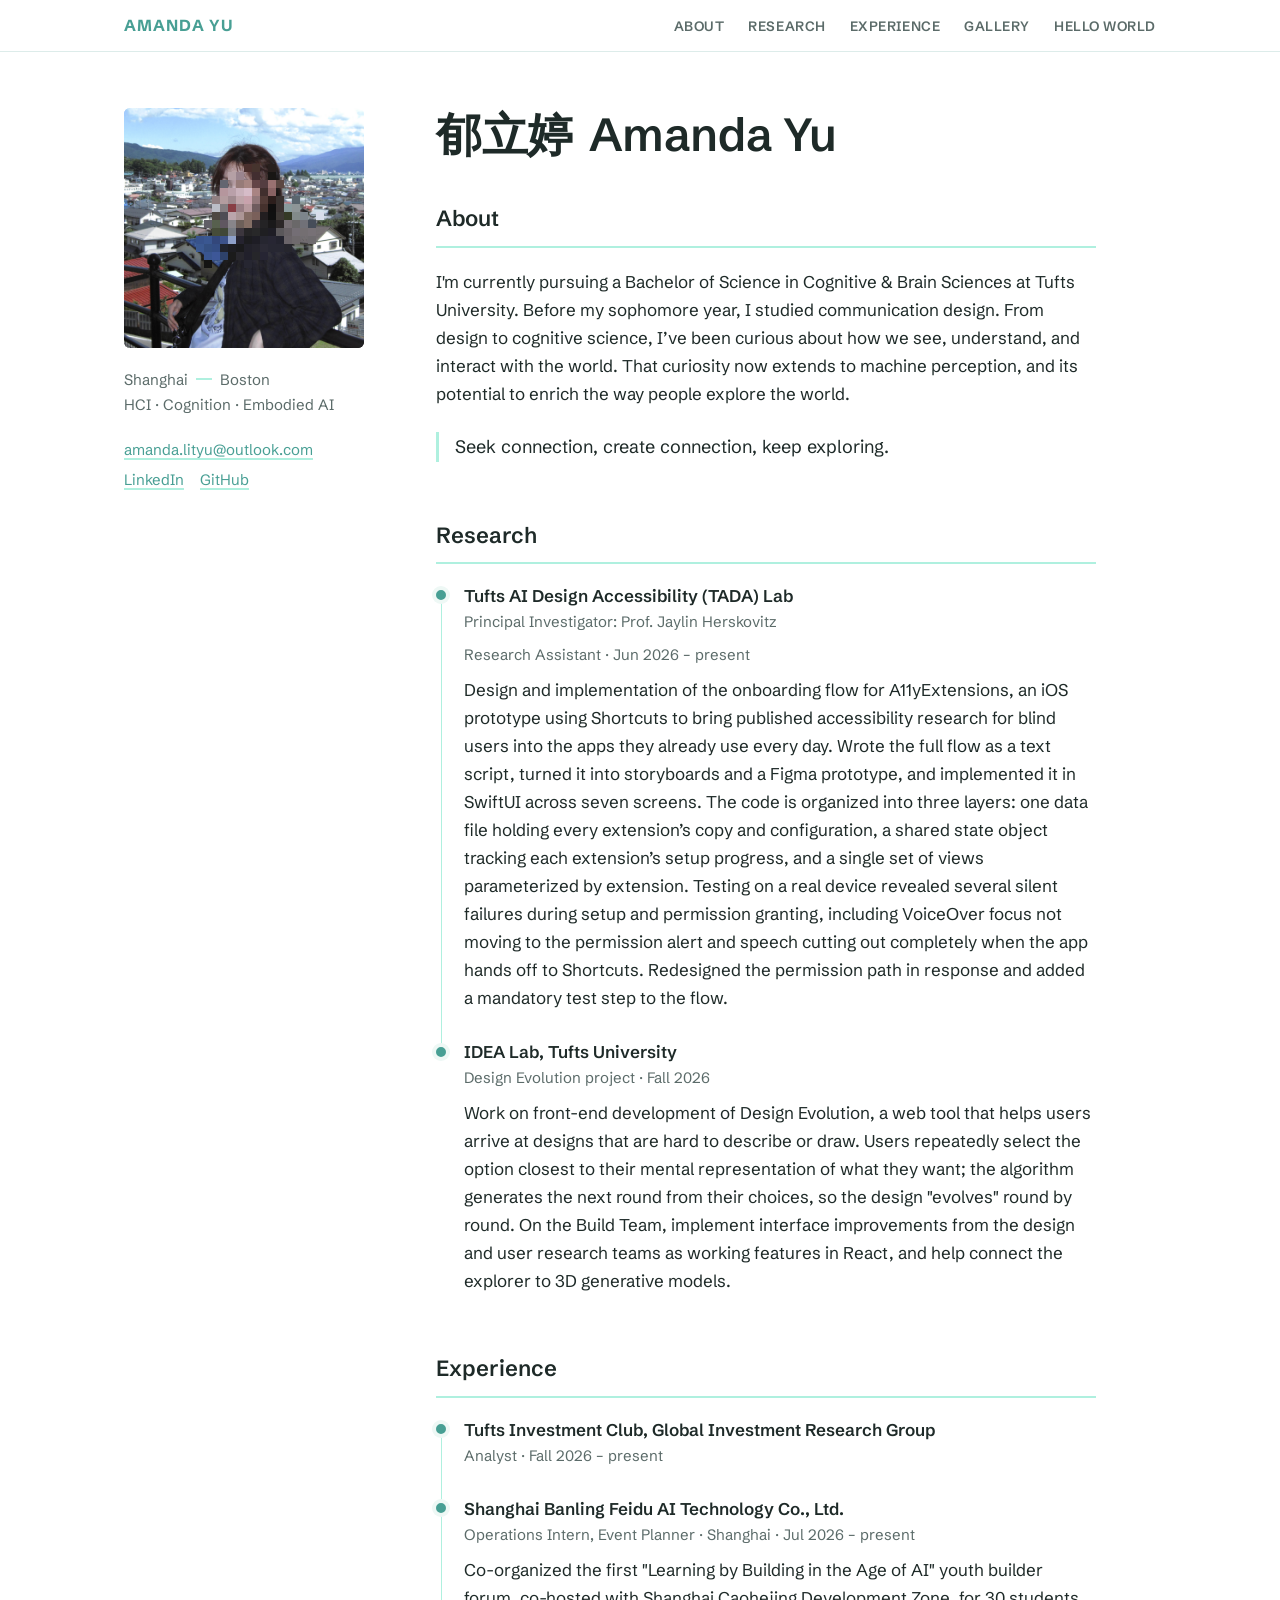
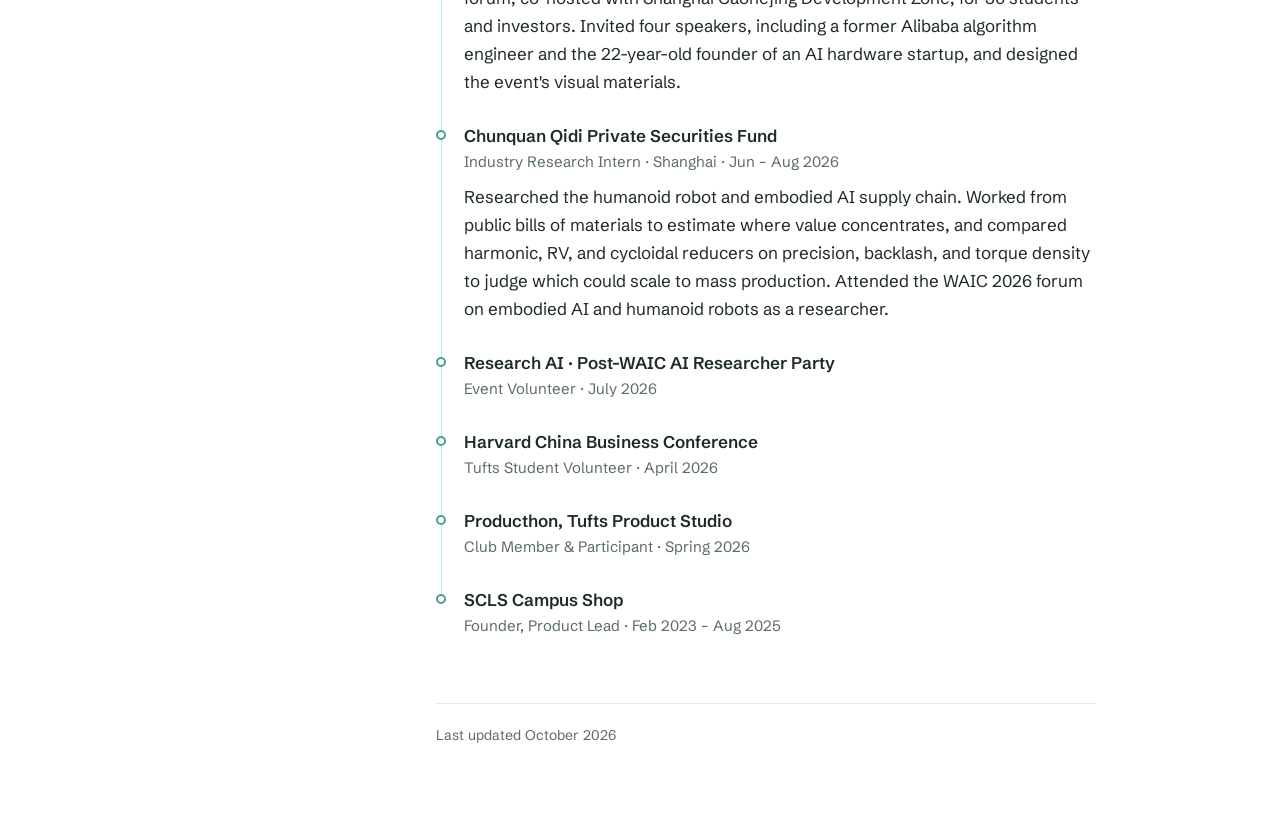
<file: index.html>
<!DOCTYPE html>
<html lang="en">
<head>
  <meta charset="UTF-8">
  <!-- 这个页面只负责跳转：网址打开时自动转到 main.html -->
  <meta http-equiv="refresh" content="0; url=main.html">
  <link rel="canonical" href="main.html">
  <title>Amanda Yu</title>
  <script>location.replace("main.html" + location.hash);</script>
</head>
<body>
  <p><a href="main.html">Amanda Yu</a></p>
</body>
</html>
</file>
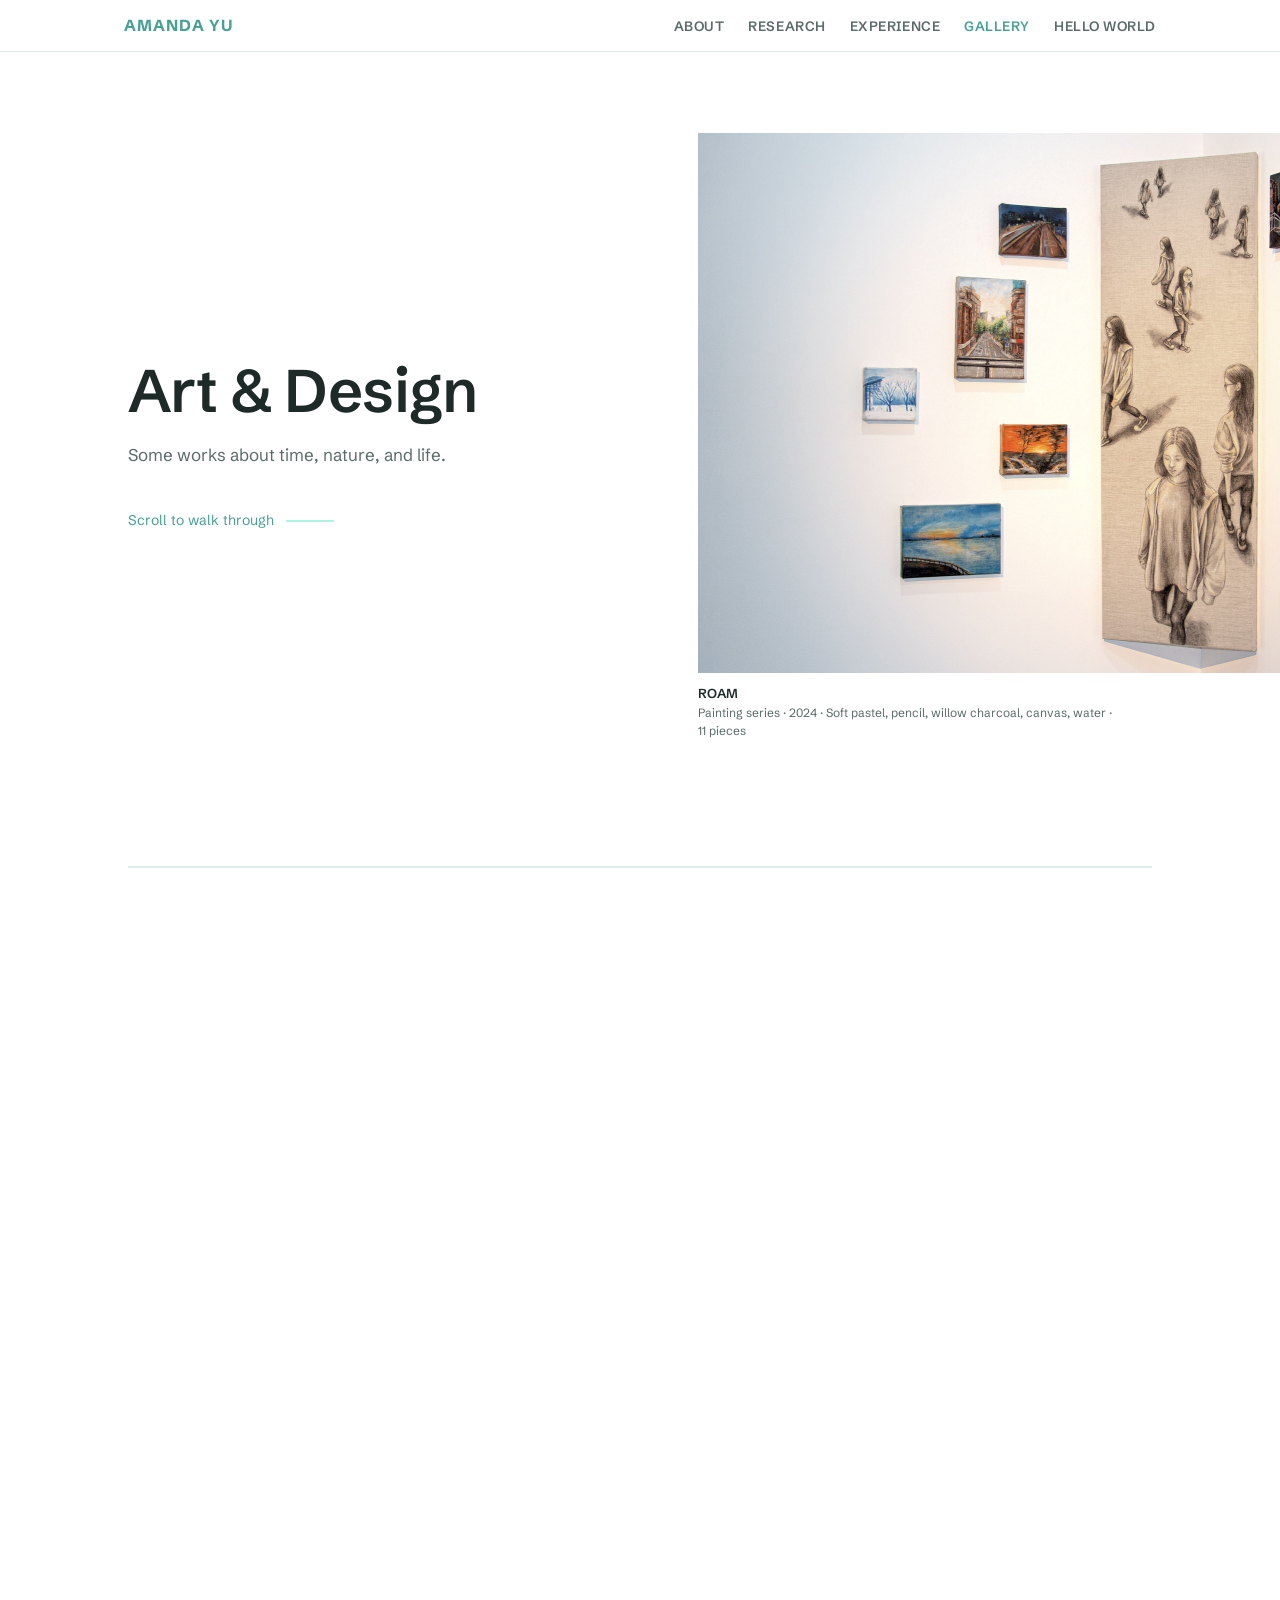
<file: art.html>
<!DOCTYPE html>
<html lang="en">
<head>
  <meta charset="UTF-8">
  <!-- 这个页面只负责跳转：网址打开时自动转到 gallery.html -->
  <meta http-equiv="refresh" content="0; url=gallery.html">
  <link rel="canonical" href="gallery.html">
  <title>Gallery · Amanda Yu</title>
  <script>location.replace("gallery.html" + location.hash);</script>
</head>
<body>
  <p><a href="gallery.html">Gallery · Amanda Yu</a></p>
</body>
</html>
</file>
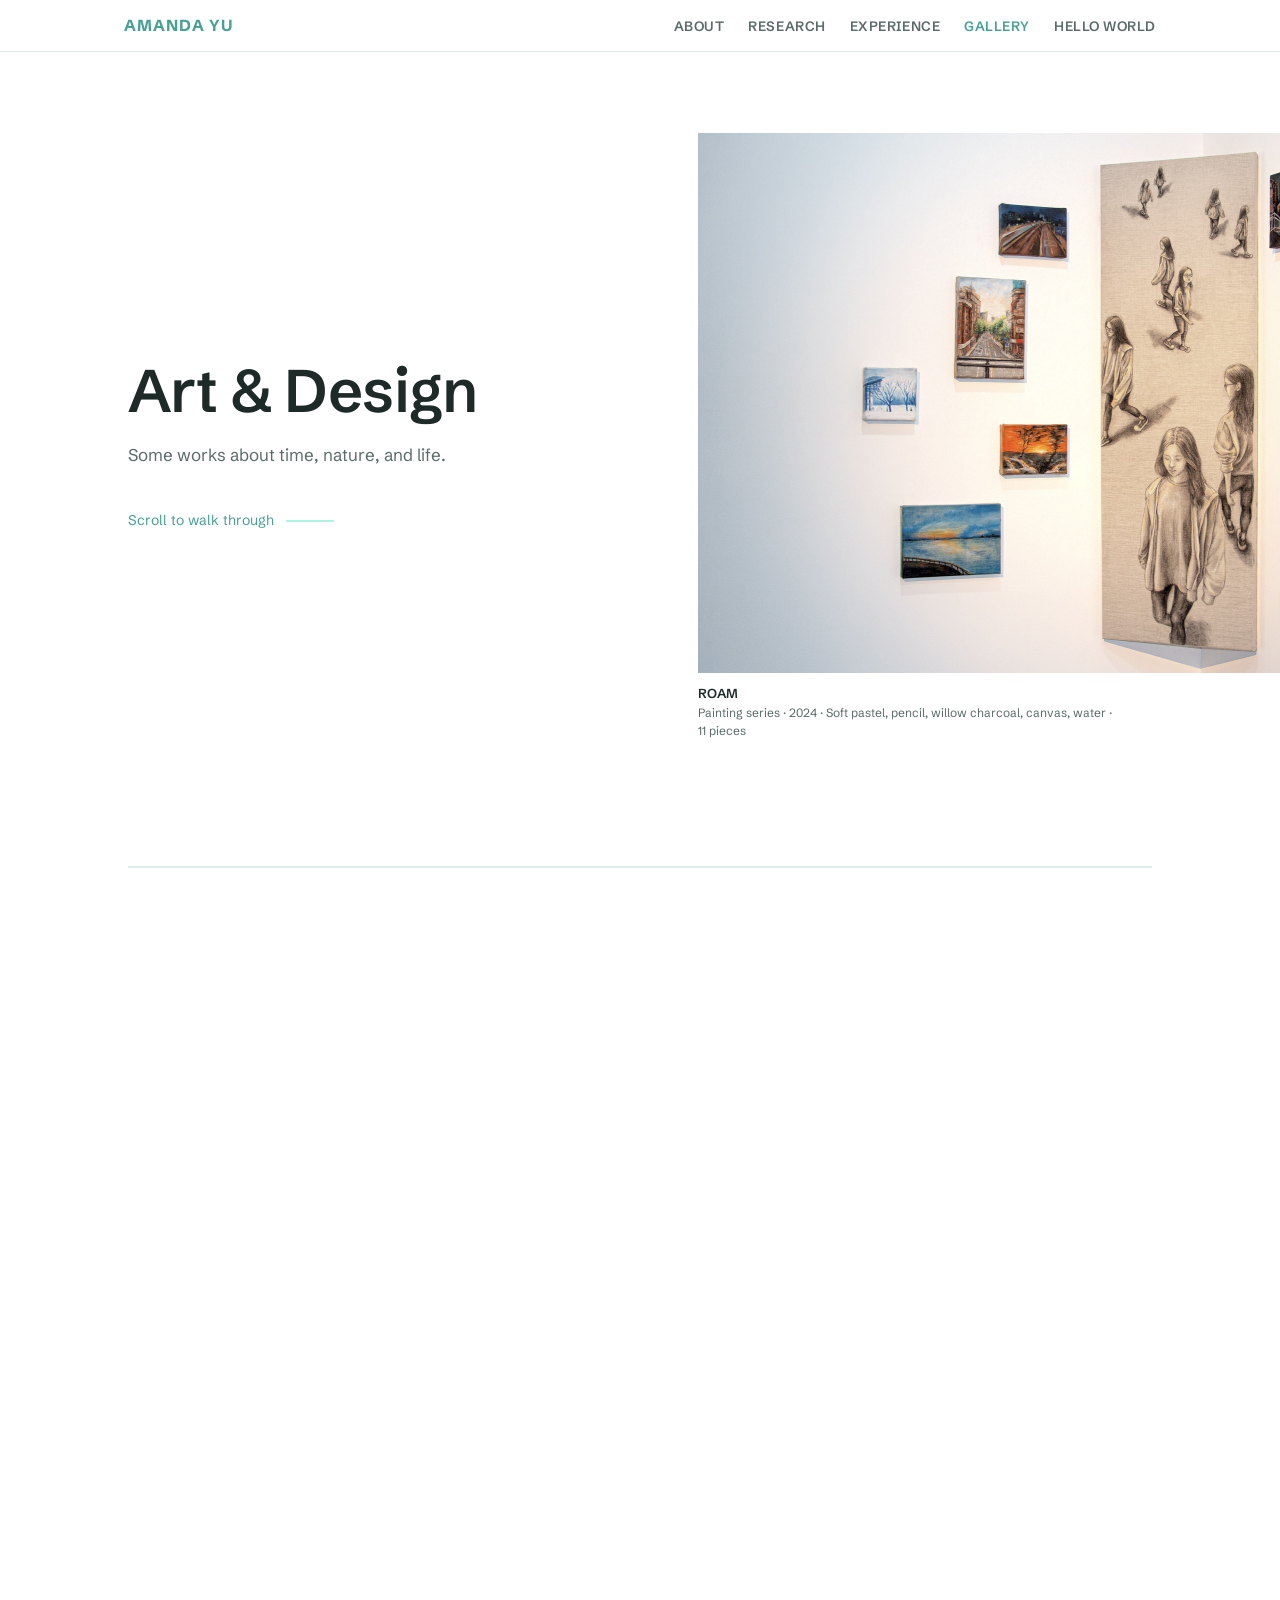
<file: gallery.html>
<!DOCTYPE html>
<html lang="en" data-lang="en" data-title-en="Art & Design · Amanda Yu" data-title-zh="艺术与设计 · 郁立婷">
<head>
  <meta charset="UTF-8">
  <meta name="viewport" content="width=device-width, initial-scale=1">
  <title>Art &amp; Design · Amanda Yu</title>
  <meta name="description" content="Paintings, installations, books, and design work by Amanda (Liting) Yu.">
  <script src="lang.js"></script>
  <link rel="preconnect" href="https://fonts.googleapis.com">
  <link rel="preconnect" href="https://fonts.gstatic.com" crossorigin>
  <link href="https://fonts.googleapis.com/css2?family=Schibsted+Grotesk:wght@400;500;600;700&display=swap" rel="stylesheet">
  <link rel="stylesheet" href="style.css">
  <link rel="stylesheet" href="pages.css">
</head>
<body>
  <a class="skip-link" href="#main"><span data-l="en" lang="en">Skip to content</span><span data-l="zh" lang="zh-CN">跳到正文</span></a>

  <!-- 顶部导航栏（三个页面共用同一段，改的话三个文件都要改） -->
  <nav class="top-nav" aria-label="Site">
    <div class="top-nav-inner">
      <a class="top-nav-name" href="main.html"><span class="full">Amanda Yu</span><span class="short" aria-hidden="true">AY</span></a>
      <ul>
        <li class="hide-sm"><a href="main.html#about"><span data-l="en" lang="en">About</span><span data-l="zh" lang="zh-CN">关于</span></a></li>
        <li><a href="main.html#research"><span data-l="en" lang="en">Research</span><span data-l="zh" lang="zh-CN">研究</span></a></li>
        <li><a href="main.html#experience"><span data-l="en" lang="en">Experience</span><span data-l="zh" lang="zh-CN">经历</span></a></li>
        <li><a href="gallery.html" aria-current="page"><span data-l="en" lang="en">Gallery</span><span data-l="zh" lang="zh-CN">画廊</span></a></li>
        <li><a href="helloworld.html"><span data-l="en" lang="en">Hello World</span><span data-l="zh" lang="zh-CN">探索</span></a></li>
      </ul>
      <button class="lang-toggle" type="button">中文</button>
    </div>
  </nav>

  <!--
    展厅：电脑上向下滚动 = 向右走过一面墙；手机上是普通的上下排列
    网页用的作品图在 images/web/gallery/（压缩过的），原图留在 images/gallery/
    想加作品：复制一整段 <article class="work">...</article> 改内容即可，滚动长度会自动算
  -->
  <main id="main" class="hall" aria-labelledby="art-title">
    <div class="hall-view">
      <div class="hall-track">

        <!-- 展厅入口 -->
        <header class="hall-intro">
          <h1 id="art-title"><span data-l="en" lang="en">Art &amp; Design</span><span data-l="zh" lang="zh-CN">艺术与设计</span></h1>
          <p data-l="en" lang="en">Some works about time, nature, and life.</p>
          <p data-l="zh" lang="zh-CN">一些作品关于时间、自然和生活。</p>
          <p class="hall-hint" aria-hidden="true"><span data-l="en" lang="en">Scroll to walk through</span><span data-l="zh" lang="zh-CN">向下滚动，往里走</span></p>
        </header>

        <!-- ROAM -->
        <article class="work" aria-labelledby="w-roam">
          <figure class="work-art">
            <img src="images/web/gallery/roam.jpg" alt="ROAM installed on a gallery wall: a tall repeated self-portrait at the center, surrounded by small paintings of streets, parks, and bridges">
          </figure>
          <div class="wall-label">
            <h2 id="w-roam">ROAM</h2>
            <p class="label-meta"><span data-l="en" lang="en">Painting series · 2024 · Soft pastel, pencil, willow charcoal, canvas, water · 11 pieces</span><span data-l="zh" lang="zh-CN">绘画系列 · 2024 · 软色粉、铅笔、柳木炭、画布、水 · 11 幅</span></p>
          </div>
        </article>

        <!-- WATERS -->
        <article class="work" aria-labelledby="w-waters">
          <figure class="work-art">
            <img src="images/web/gallery/waters-goldfinch.jpg" alt="Goldfinch: a small bird breaking out of rough water">
            <img src="images/web/gallery/waters-flood.jpg" alt="Flood: a canvas of swirling blue water">
            <img src="images/web/gallery/waters-breath.jpg" alt="Breath: pale blue water seeping from a small hole in a wall">
          </figure>
          <div class="wall-label">
            <h2 id="w-waters">WATERS</h2>
            <p class="label-meta"><span data-l="en" lang="en">Painting series (Goldfinch / Flood / Breath) · 2024 · Acrylic on canvas</span><span data-l="zh" lang="zh-CN">绘画系列（Goldfinch / Flood / Breath）· 2024 · 丙烯、画布</span></p>
          </div>
        </article>

        <!-- TEMPO -->
        <article class="work" aria-labelledby="w-tempo">
          <figure class="work-art">
            <img src="images/web/gallery/tempo-1.jpg" alt="TEMPO hanging in a dark room: a ring of pale hands holding gear-made train cars, casting shadows on the wall">
          </figure>
          <div class="wall-label">
            <h2 id="w-tempo">TEMPO</h2>
            <p class="label-meta"><span data-l="en" lang="en">Installation · 2024 · Resin, silver spray paint, acrylic models, glass paint · 47 × 46 × 59 cm</span><span data-l="zh" lang="zh-CN">装置 · 2024 · 树脂、银色喷漆、亚克力模型、玻璃颜料 · 47 × 46 × 59 cm</span></p>
          </div>
        </article>

        <!-- Second, Day, Year, Century, Eternity -->
        <article class="work" aria-labelledby="w-book">
          <figure class="work-art">
            <img src="images/web/gallery/riso-book-full.jpg" alt="A long strip of spreads from the book, Riso-printed in black, teal, and orange">
          </figure>
          <div class="wall-label">
            <h2 id="w-book">Second, Day, Year, Century, Eternity</h2>
            <p class="label-meta"><span data-l="en" lang="en">Artist book · 2024 · 140 g European cotton paper, Riso print · 25 × 17.6 × 2 cm · 84 pages</span><span data-l="zh" lang="zh-CN">艺术书 · 2024 · 140g 欧洲纯棉纸，Riso 印刷 · 25 × 17.6 × 2 cm · 84 页</span></p>
          </div>
        </article>

        <!-- Fingerprint -->
        <article class="work" aria-labelledby="w-fingerprint">
          <figure class="work-art">
            <img src="images/web/gallery/fingerprint-selfportrait.jpg" alt="A self-portrait in black charcoal, the hair drawn in loose, sweeping marks">
          </figure>
          <div class="wall-label">
            <h2 id="w-fingerprint"><span data-l="en" lang="en">Fingerprint</span><span data-l="zh" lang="zh-CN">指纹</span></h2>
            <p class="label-meta"><span data-l="en" lang="en">Self-portrait</span><span data-l="zh" lang="zh-CN">自画像</span></p>
          </div>
        </article>

        <!-- Man in Mask -->
        <article class="work" aria-labelledby="w-mask">
          <figure class="work-art">
            <img src="images/web/gallery/man-in-mask.jpg" alt="A painting of a dark figure with a cracked white face, surrounded by red-haired masked faces">
          </figure>
          <div class="wall-label">
            <h2 id="w-mask"><span data-l="en" lang="en">Man in Mask</span><span data-l="zh" lang="zh-CN">戴面具的人</span></h2>
            <!-- 在这里补年份和材料：<p class="label-meta"><span data-l="en" lang="en">…</span><span data-l="zh" lang="zh-CN">…</span></p> -->
          </div>
        </article>

        <!-- Beyond the Tangle -->
        <article class="work" aria-labelledby="w-tangle">
          <figure class="work-art">
            <img src="images/web/gallery/image29.jpg" alt="Beyond the Tangle: a white plaster form wrapped in tangled red and white yarn and wire">
          </figure>
          <div class="wall-label">
            <h2 id="w-tangle">Beyond the Tangle</h2>
            <p class="label-meta"><span data-l="en" lang="en">2024 · Canvas, gypsum powder, paper, test paper, white glue, red woolen yarn, iron wire · 40 × 25 × 3 cm</span><span data-l="zh" lang="zh-CN">2024 · 画布、石膏粉、纸、试卷、白乳胶、红色毛线、铁丝 · 40 × 25 × 3 cm</span></p>
          </div>
        </article>

        <!-- Blue Jay -->
        <article class="work" aria-labelledby="w-bluejay">
          <figure class="work-art">
            <img src="images/web/gallery/bluejay-initial-cap-design.jpg" alt="A blue jay perched on a decorative letter made of blue florals and red berries">
          </figure>
          <div class="wall-label">
            <h2 id="w-bluejay"><span data-l="en" lang="en">Blue Jay</span><span data-l="zh" lang="zh-CN">蓝松鸦</span></h2>
            <p class="label-meta"><span data-l="en" lang="en">Initial cap design</span><span data-l="zh" lang="zh-CN">首字母设计</span></p>
          </div>
        </article>

        <!-- pulse -->
        <article class="work" aria-labelledby="w-pulse">
          <figure class="work-art">
            <img src="images/web/gallery/pulse.jpg" alt="pulse brand sheet beside photos of the glowing felt mittens in pastel packaging">
          </figure>
          <div class="wall-label">
            <h2 id="w-pulse">pulse</h2>
            <p class="label-meta"><span data-l="en" lang="en">Product and packaging design · 2024 · Wool felt, needle, LED lights, 300 g Munken Design Ranger, stickers, Adobe Illustrator</span><span data-l="zh" lang="zh-CN">产品与包装设计 · 2024 · 羊毛毡、戳针、LED 灯、300g Munken Design Ranger 纸、贴纸、Adobe Illustrator</span></p>
          </div>
        </article>

        <!-- SCLS Campus Shop -->
        <article class="work" aria-labelledby="w-scls">
          <figure class="work-art">
            <img src="images/web/gallery/scls-campus-shop.jpg" alt="SCLS Campus Shop storefront design: product cards in dark green beside a photo of students lying on the grass">
          </figure>
          <div class="wall-label">
            <h2 id="w-scls">SCLS Campus Shop</h2>
            <p class="label-meta"><span data-l="en" lang="en">Brand and storefront design</span><span data-l="zh" lang="zh-CN">品牌与店铺设计</span></p>
          </div>
        </article>

        <!-- 出口 -->
        <footer class="hall-exit">
          <p data-l="en" lang="en">END OF THE HALL.</p>
          <p data-l="zh" lang="zh-CN">展厅到此结束。</p>
          <p>
            <a class="exit-link" href="helloworld.html"><span data-l="en" lang="en">Explore the world</span><span data-l="zh" lang="zh-CN">去探索世界</span><span class="arrow" aria-hidden="true">→</span></a>
          </p>
        </footer>

      </div>
      <div class="hall-floor" aria-hidden="true"><span class="hall-progress"></span></div>
    </div>
  </main>

  <script src="gallery.js"></script>
</body>
</html>
</file>
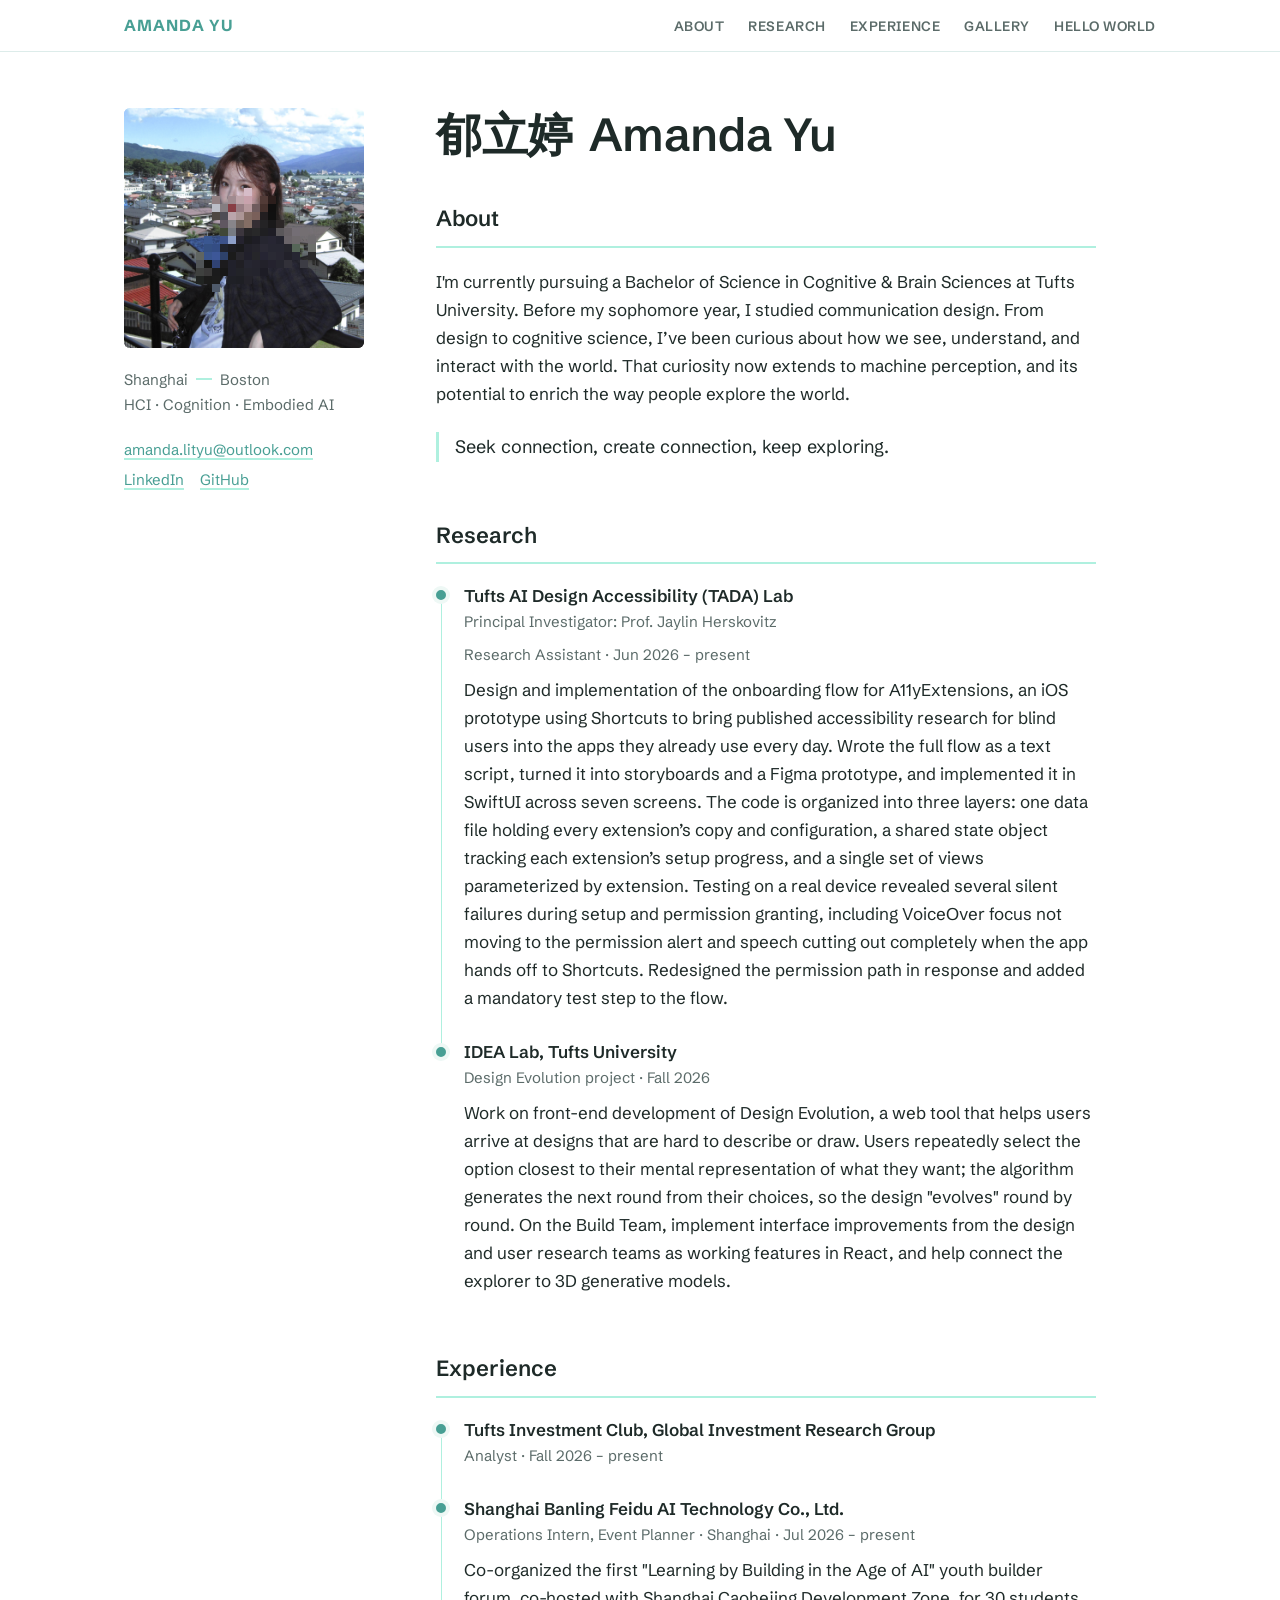
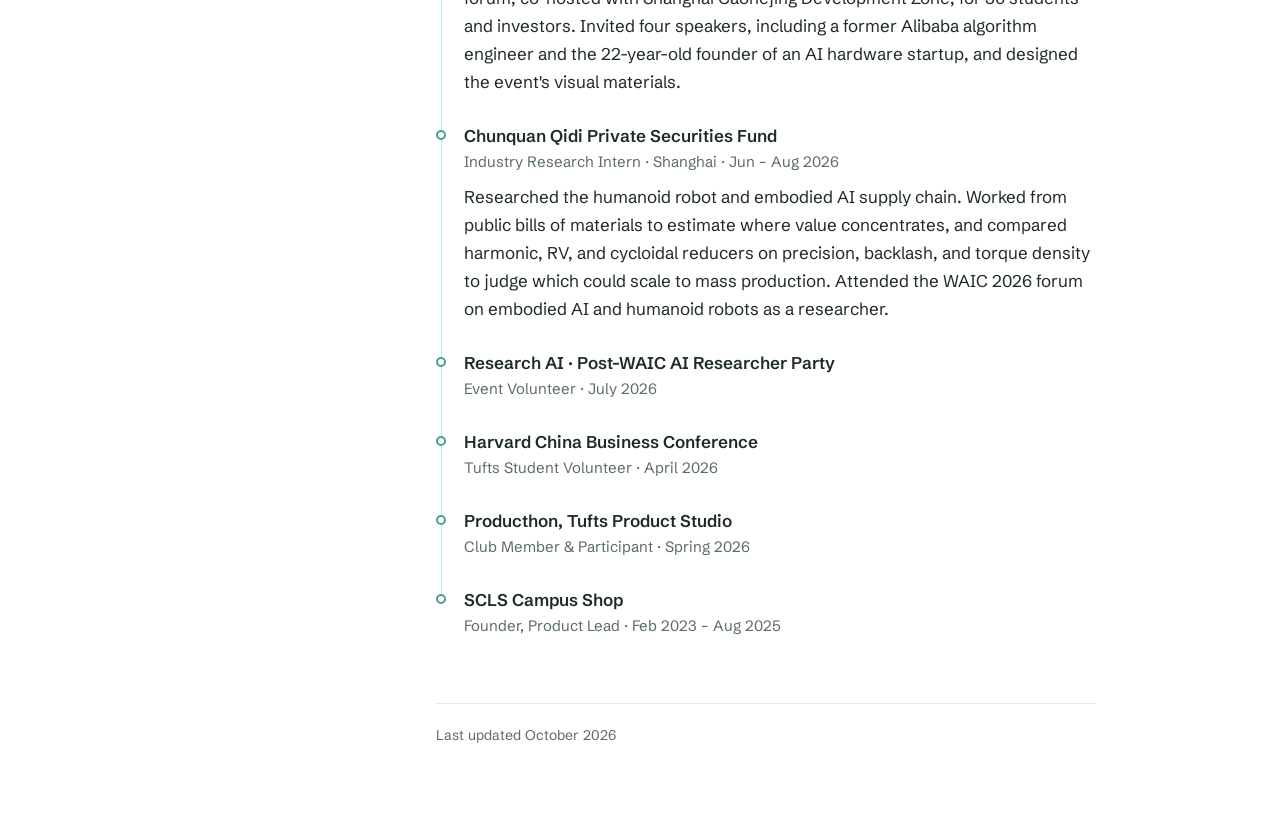
<file: main.html>
<!DOCTYPE html>
<html lang="en" data-lang="en" data-title-en="Amanda Yu" data-title-zh="郁立婷 Amanda Yu">
<head>
  <meta charset="UTF-8">
  <meta name="viewport" content="width=device-width, initial-scale=1">
  <title>Amanda Yu</title>
  <meta name="description" content="Amanda (Liting) Yu, Cognitive & Brain Sciences student at Tufts working on HCI, cognition, and embodied AI.">
  <script src="lang.js"></script>
  <link rel="preconnect" href="https://fonts.googleapis.com">
  <link rel="preconnect" href="https://fonts.gstatic.com" crossorigin>
  <link href="https://fonts.googleapis.com/css2?family=Schibsted+Grotesk:wght@400;500;600;700&display=swap" rel="stylesheet">
  <link rel="stylesheet" href="style.css">
</head>
<body>
  <a class="skip-link" href="#main"><span data-l="en" lang="en">Skip to content</span><span data-l="zh" lang="zh-CN">跳到正文</span></a>

  <!-- 顶部导航栏（三个页面共用同一段，改的话三个文件都要改） -->
  <nav class="top-nav" aria-label="Site">
    <div class="top-nav-inner">
      <a class="top-nav-name" href="main.html"><span class="full">Amanda Yu</span><span class="short" aria-hidden="true">AY</span></a>
      <ul>
        <li class="hide-sm"><a href="main.html#about"><span data-l="en" lang="en">About</span><span data-l="zh" lang="zh-CN">关于</span></a></li>
        <li><a href="main.html#research"><span data-l="en" lang="en">Research</span><span data-l="zh" lang="zh-CN">研究</span></a></li>
        <li><a href="main.html#experience"><span data-l="en" lang="en">Experience</span><span data-l="zh" lang="zh-CN">经历</span></a></li>
        <li><a href="gallery.html"><span data-l="en" lang="en">Gallery</span><span data-l="zh" lang="zh-CN">画廊</span></a></li>
        <li><a href="helloworld.html"><span data-l="en" lang="en">Hello World</span><span data-l="zh" lang="zh-CN">探索</span></a></li>
      </ul>
      <button class="lang-toggle" type="button">中文</button>
    </div>
  </nav>

  <div class="layout">
    <aside class="sidebar">
      <!-- 照片 + 马赛克层：canvas 盖在照片上，纯装饰，读屏软件读的是 img 的 alt -->
      <div class="portrait-wrap">
        <img class="portrait" id="portrait" src="images/Amanda_Yu.jpg" alt="Portrait of Amanda Yu">
        <canvas id="mosaic" class="mosaic" aria-hidden="true"></canvas>
      </div>

      <!-- 城市和方向 -->
      <p class="side-meta">
        <span class="place"><span data-l="en" lang="en">Shanghai</span><span data-l="zh" lang="zh-CN">上海</span></span><span class="place"><span data-l="en" lang="en">Boston</span><span data-l="zh" lang="zh-CN">波士顿</span></span>
      </p>
      <p class="side-meta">HCI · Cognition · Embodied AI</p>

      <!-- 联系方式：邮箱直接写出地址（点击也能直接发邮件） -->
      <address class="contact">
        <a class="email" href="mailto:amanda.lityu@outlook.com">amanda.lityu@outlook.com</a>
        <span class="profiles">
          <a href="https://www.linkedin.com/in/amanda-lityu/">LinkedIn</a>
          <a href="https://github.com/aMandiiiy">GitHub</a>
        </span>
      </address>
    </aside>

    <main id="main" class="content">
      <header class="intro" id="about">
        <h1><span class="zh-name" lang="zh-CN">郁立婷</span>Amanda Yu</h1>
      </header>

      <!-- ========== 关于我 ========== -->
      <section aria-labelledby="about-heading">
        <h2 id="about-heading"><span data-l="en" lang="en">About</span><span data-l="zh" lang="zh-CN">关于我</span></h2>

        <div data-l="zh" lang="zh-CN">
          <p>我是 Tufts 大二学生，主修认知与脑科学。</p>
          <p>大二之前，我学的是视觉传达设计。从设计到认知科学，我一直好奇的是同一件事：我们怎么看见、认识、理解这个世界并与之互动。</p>
          <p>现在，这个问题从人延伸到了机器：机器如何感知世界，又如何丰富人们探索世界的方式。</p>
          <div class="motto">
            <p>寻找 connection，创造 connection，不停探索。</p>
          </div>
        </div>

        <div data-l="en" lang="en">
          <p>I'm currently pursuing a Bachelor of Science in Cognitive &amp; Brain Sciences at Tufts University. Before my sophomore year, I studied communication design. From design to cognitive science, I’ve been curious about how we see, understand, and interact with the world. That curiosity now extends to machine perception, and its potential to enrich the way people explore the world.</p>
          <div class="motto">
            <p>Seek connection, create connection, keep exploring.</p>
          </div>
        </div>
      </section>

      <!-- ========== 研究 ========== -->
      <section id="research" class="timeline" aria-labelledby="research-heading">
        <h2 id="research-heading"><span data-l="en" lang="en">Research</span><span data-l="zh" lang="zh-CN">研究</span></h2>

        <article class="entry now">
          <h3>Tufts AI Design Accessibility (TADA) Lab</h3>
          <p class="meta">
            <span data-l="en" lang="en">Principal Investigator: Prof. Jaylin Herskovitz</span>
            <span data-l="zh" lang="zh-CN">导师 Prof. Jaylin Herskovitz</span>
          </p>
          <p class="meta">
            <span data-l="en" lang="en">Research Assistant · Jun 2026 – present</span>
            <span data-l="zh" lang="zh-CN">研究助理 · 2026.6 至今</span>
          </p>
          <p data-l="zh" lang="zh-CN">负责 A11yExtensions 新手引导流程的设计与实现。该项目是一个 iOS 原型，用快捷指令把已发表的盲人无障碍研究成果带进盲人日常使用的 app。从文字脚本、手绘分镜、Figma 可交互原型一路做到 SwiftUI 实现，目前完成七个页面，三个扩展共用同一套界面，新增扩展只需添加一条数据。真机测试发现安装与授权环节存在多处静默失败，包括 VoiceOver 在权限弹窗上不移动焦点，以及 app 交接给快捷指令后完全失声。据此重新设计了授权路径，并将一次强制测试加入引导流程。</p>
          <p data-l="en" lang="en">Design and implementation of the onboarding flow for A11yExtensions, an iOS prototype using Shortcuts to bring published accessibility research for blind users into the apps they already use every day. Wrote the full flow as a text script, turned it into storyboards and a Figma prototype, and implemented it in SwiftUI across seven screens. The code is organized into three layers: one data file holding every extension’s copy and configuration, a shared state object tracking each extension’s setup progress, and a single set of views parameterized by extension. Testing on a real device revealed several silent failures during setup and permission granting, including VoiceOver focus not moving to the permission alert and speech cutting out completely when the app hands off to Shortcuts. Redesigned the permission path in response and added a mandatory test step to the flow.</p>
        </article>

        <article class="entry now">
          <h3>IDEA Lab, Tufts University</h3>
          <p class="meta">
            <span data-l="en" lang="en">Design Evolution project · Fall 2026</span>
            <span data-l="zh" lang="zh-CN">Design Evolution 项目 · 2026 秋</span>
          </p>
          <p data-l="zh" lang="zh-CN">参与 Design Evolution 前端开发。该项目是一个网页工具，帮助人们设计出说不清、画不出的东西：用户在一组方案里反复挑出最接近心中所想的，算法据此生成下一轮，设计一轮轮“进化”。我在 Build Team 用 React 开发前端，把设计组和用户研究组提出的界面改进落地为可用功能，并参与把探索器接入 3D 生成模型。</p>
          <p data-l="en" lang="en">Work on front-end development of Design Evolution, a web tool that helps users arrive at designs that are hard to describe or draw. Users repeatedly select the option closest to their mental representation of what they want; the algorithm generates the next round from their choices, so the design "evolves" round by round. On the Build Team, implement interface improvements from the design and user research teams as working features in React, and help connect the explorer to 3D generative models.</p>
        </article>
      </section>

      <!-- ========== 经历 ========== -->
      <section id="experience" class="timeline" aria-labelledby="experience-heading">
        <h2 id="experience-heading"><span data-l="en" lang="en">Experience</span><span data-l="zh" lang="zh-CN">经历</span></h2>

        <article class="entry now short">
          <h3><span data-l="en" lang="en">Tufts Investment Club, Global Investment Research Group</span><span data-l="zh" lang="zh-CN">Tufts Investment Club 全球投资研究组</span></h3>
          <p class="meta">
            <span data-l="en" lang="en">Analyst · Fall 2026 – present</span>
            <span data-l="zh" lang="zh-CN">分析师 · 2026 秋至今</span>
          </p>
        </article>

        <article class="entry now">
          <h3><span data-l="en" lang="en">Shanghai Banling Feidu AI Technology Co., Ltd.</span><span data-l="zh" lang="zh-CN">斑羚飞渡 AI 科技有限公司</span></h3>
          <p class="meta">
            <span data-l="en" lang="en">Operations Intern, Event Planner · Shanghai · Jul 2026 – present</span>
            <span data-l="zh" lang="zh-CN">运营实习生、活动策划 · 上海 · 2026.7 至今</span>
          </p>
          <p data-l="zh" lang="zh-CN">与上海漕河泾开发区联合主办了首届“人工智能时代的实践学习”青年创客论坛，共有30名学生和投资人参加。邀请了四位演讲嘉宾，其中包括一位阿里巴巴前算法工程师和一位22岁的人工智能硬件创业公司创始人，并负责设计了本次活动的视觉物料。</p>
          <p data-l="en" lang="en">Co-organized the first "Learning by Building in the Age of AI" youth builder forum, co-hosted with Shanghai Caohejing Development Zone, for 30 students and investors. Invited four speakers, including a former Alibaba algorithm engineer and the 22-year-old founder of an AI hardware startup, and designed the event's visual materials.</p>
        </article>

        <article class="entry">
          <!-- 英文名请换成基金官方的英文名 -->
          <h3><span data-l="en" lang="en">Chunquan Qidi Private Securities Fund</span><span data-l="zh" lang="zh-CN">春泉启迪私募证券投资基金</span></h3>
          <p class="meta">
            <span data-l="en" lang="en">Industry Research Intern · Shanghai · Jun – Aug 2026</span>
            <span data-l="zh" lang="zh-CN">行业研究实习生 · 上海 · 2026.6–8</span>
          </p>
          <p data-l="zh" lang="zh-CN">研究人形机器人和具身智能产业链。对照公开的物料清单估算，梳理价值集中在哪些环节；对比谐波、RV、摆线三种减速器的精度、背隙和扭矩密度，判断哪种能规模化量产。以研究员身份参加 WAIC 2026 具身智能人形机器人论坛。</p>
          <p data-l="en" lang="en">Researched the humanoid robot and embodied AI supply chain. Worked from public bills of materials to estimate where value concentrates, and compared harmonic, RV, and cycloidal reducers on precision, backlash, and torque density to judge which could scale to mass production. Attended the WAIC 2026 forum on embodied AI and humanoid robots as a researcher.</p>
        </article>

        <article class="entry short">
          <h3>Research AI · Post-WAIC AI Researcher Party</h3>
          <p class="meta">
            <span data-l="en" lang="en">Event Volunteer · July 2026</span>
            <span data-l="zh" lang="zh-CN">活动志愿者 · 2026.7</span>
          </p>
        </article>

        <article class="entry short">
          <!-- 英文名请核对论坛官方名称 -->
          <h3><span data-l="en" lang="en">Harvard China Business Conference</span><span data-l="zh" lang="zh-CN">哈佛商学院中国论坛</span></h3>
          <p class="meta">
            <span data-l="en" lang="en">Tufts Student Volunteer · April 2026</span>
            <span data-l="zh" lang="zh-CN">学生志愿者 · 2026.4</span>
          </p>
        </article>

        <article class="entry">
          <h3>Producthon, Tufts Product Studio</h3>
          <p class="meta">
            <span data-l="en" lang="en">Club Member & Participant · Spring 2026</span>
            <span data-l="zh" lang="zh-CN">参与者 · 2026 春</span>
          </p>
         </article>

        <article class="entry">
          <h3>SCLS Campus Shop</h3>
          <p class="meta">
            <span data-l="en" lang="en">Founder, Product Lead · Feb 2023 – Aug 2025</span>
            <span data-l="zh" lang="zh-CN">创始人、产品负责人 · 2023.2–2025.8</span>
          </p>
        </article>
      </section>

      <footer class="footer" id="contact">
        <p data-l="en" lang="en">Last updated October 2026</p>
        <p data-l="zh" lang="zh-CN">最后更新于 2026 年 10 月</p>
      </footer>
    </main>
  </div>

  <script src="script.js"></script>
</body>
</html>
</file>
<file: style.css>
/* ========== 颜色和字体：改这里就能全局换风格 ========== */
:root {
  --paper: #ffffff;
  --ink: #1e2a28;        /* 正文：带一点绿的深色 */
  --muted: #5b6b69;      /* 次要文字 */
  --mint: #aff0df;       /* 装饰用薄荷绿（对比度低，不用于文字） */
  --mint-deep: #489f94;  /* 名字、时间线圆点、进度条（装饰用的青绿） */
  --link: #489f94;       /* 链接、导航当前页等文字（现在和 --mint-deep 同色，白底上对比度约 3.2:1） */
  --mint-wash: #eef8f5;  /* 很浅的底色 */
  --line: #ddecea;

  --font: "Schibsted Grotesk", "Helvetica Neue", Arial, "PingFang SC", "Noto Sans SC", "Microsoft YaHei", sans-serif;
  --nav-h: 52px;
}

* { box-sizing: border-box; }

html {
  -webkit-text-size-adjust: 100%;
  scroll-behavior: smooth;
  scroll-padding-top: calc(var(--nav-h) + 1.5rem);  /* 点导航跳转时不被顶栏挡住 */
}
@media (prefers-reduced-motion: reduce) {
  html { scroll-behavior: auto; }
}

body {
  margin: 0;
  background: var(--paper);
  color: var(--ink);
  font-family: var(--font);
  font-size: 1.0625rem;
  line-height: 1.65;
}
html[data-lang="zh"] body { line-height: 1.8; }

/* ---------- 中英切换：只显示当前语言 ---------- */
html[data-lang="en"] [data-l="zh"],
html[data-lang="zh"] [data-l="en"] { display: none !important; }

a {
  color: var(--link);
  text-decoration-color: var(--mint);
  text-decoration-thickness: 2px;
  text-underline-offset: 3px;
}
a:hover { text-decoration-color: var(--link); }
a:focus-visible, button:focus-visible {
  outline: 2px solid var(--link);
  outline-offset: 3px;
  border-radius: 2px;
}

.skip-link { position: absolute; left: -9999px; }
.skip-link:focus {
  left: 1rem;
  top: calc(var(--nav-h) + 0.5rem);
  background: var(--paper);
  padding: 0.5rem 0.75rem;
  z-index: 10;
}

/* ========== 顶部导航栏 ========== */
.top-nav {
  position: fixed;
  top: 0; left: 0; right: 0;
  height: var(--nav-h);
  background: var(--paper);
  border-bottom: 1px solid var(--line);
  z-index: 5;
}
.top-nav-inner {
  max-width: 1080px;
  height: 100%;
  margin: 0 auto;
  padding: 0 1.5rem;
  display: flex;
  align-items: center;
  gap: 1.5rem;
}
.top-nav a { text-decoration: none; }
.top-nav-name {
  color: var(--mint-deep);
  font-weight: 700;
  font-size: 1rem;
  letter-spacing: 0.06em;
  text-transform: uppercase;
  white-space: nowrap;
}
.top-nav ul {
  list-style: none;
  margin: 0 0 0 auto;
  padding: 0;
  display: flex;
  gap: 1.5rem;
}
.top-nav ul a {
  color: var(--muted);
  font-size: 0.85rem;
  font-weight: 600;
  letter-spacing: 0.04em;
  text-transform: uppercase;
  white-space: nowrap;
}
.top-nav ul a:hover,
.top-nav ul a[aria-current="page"] { color: var(--link); }

.lang-toggle {
  font: inherit;
  font-size: 0.8rem;
  font-weight: 600;
  color: var(--link);
  background: none;
  border: 1px solid var(--mint);
  border-radius: 999px;
  padding: 0.2rem 0.7rem;
  cursor: pointer;
  white-space: nowrap;
}
.lang-toggle:hover { background: var(--mint-wash); }

/* ========== 首页：两栏布局 ========== */
.layout {
  max-width: 1080px;
  margin: 0 auto;
  padding: calc(var(--nav-h) + 3.5rem) 1.5rem 4rem;
  display: grid;
  grid-template-columns: 240px minmax(0, 1fr);
  gap: 4.5rem;
}

.sidebar {
  position: sticky;
  top: calc(var(--nav-h) + 2rem);
  align-self: start;
}

/* 照片 + 马赛克 */
.portrait-wrap {
  position: relative;
  border-radius: 6px;
  overflow: hidden;
}
.portrait {
  display: block;
  width: 100%;
  aspect-ratio: 1 / 1;
  object-fit: cover;
  background: var(--mint-wash);
}
.mosaic {
  position: absolute;
  inset: 0;
  width: 100%;
  height: 100%;
  display: none;  /* JS 准备好之后才显示 */
}
.mosaic.ready { display: block; }

/* 主内容 */
.content { max-width: 66ch; }

h1 {
  margin: 0;
  font-size: clamp(2rem, 4.2vw, 2.9rem);
  font-weight: 600;
  line-height: 1.15;
  letter-spacing: -0.01em;
}
h1 .zh-name { margin-right: 0.35em; }

/* 照片下面：城市、方向、联系方式 */
.side-meta {
  margin: 0;
  color: var(--muted);
  font-size: 0.9375rem;
}
.side-meta:first-of-type { margin-top: 1.25rem; }
.side-meta .place + .place::before {
  content: "";
  display: inline-block;
  width: 1rem;
  height: 2px;
  margin: 0 0.5rem 0.3em;
  background: var(--mint);
  vertical-align: middle;
}

.contact {
  margin-top: 1.25rem;
  font-style: normal;
  font-size: 0.9375rem;
  display: flex;
  flex-direction: column;
  gap: 0.35rem;
}
.contact .email { overflow-wrap: anywhere; }
.contact .profiles { display: flex; gap: 1rem; }

section { margin-top: 3.5rem; }
.intro + section { margin-top: 2.5rem; }

h2 {
  margin: 0 0 1.25rem;
  font-size: 1.375rem;
  font-weight: 600;
  padding-bottom: 0.5rem;
  border-bottom: 2px solid var(--mint);
}

h3 {
  margin: 0;
  font-size: 1.0625rem;
  font-weight: 600;
  line-height: 1.4;
}

p { margin: 0 0 1rem; }

.motto {
  margin-top: 1.5rem;
  padding-left: 1rem;
  border-left: 3px solid var(--mint);
  color: var(--ink);
  font-size: 1.125rem;
}
.motto p { margin: 0; }

.entry + .entry { margin-top: 1.75rem; }

/* ---------- 时间线：研究和经历左边的点和线 ---------- */
.timeline .entry {
  position: relative;
  padding-left: 1.75rem;
}
/* 竖线：从这个点一直连到下一个点 */
.timeline .entry::after {
  content: "";
  position: absolute;
  left: 4.5px;
  top: 0.95rem;
  height: calc(100% + 1.75rem - 0.3rem);
  width: 1.5px;
  background: var(--mint);
}
.timeline .entry:last-of-type::after { display: none; }
/* 圆点：已经结束的是空心，正在进行的是实心 */
.timeline .entry::before {
  content: "";
  position: absolute;
  left: 0;
  top: 0.4rem;
  width: 10px;
  height: 10px;
  border-radius: 50%;
  background: var(--paper);
  border: 2px solid var(--mint-deep);
  box-sizing: border-box;
  z-index: 1;
}
.timeline .entry.now::before {
  background: var(--mint-deep);
  box-shadow: 0 0 0 4px var(--mint-wash);
}
.entry .meta {
  margin: 0.15rem 0 0.5rem;
  color: var(--muted);
  font-size: 0.9375rem;
}
.entry.short .meta { margin-bottom: 0; }

.footer {
  margin-top: 4rem;
  padding-top: 1.25rem;
  border-top: 1px solid var(--line);
  color: var(--muted);
  font-size: 0.875rem;
}

/* ========== 手机 ========== */
@media (max-width: 760px) {
  .layout {
    grid-template-columns: 1fr;
    gap: 2rem;
    padding: calc(var(--nav-h) + 2rem) 1.25rem 3rem;
  }
  .sidebar { position: static; }
  .portrait-wrap { max-width: 180px; }
  .top-nav-inner { padding: 0 1rem; gap: 0.75rem; }
  .top-nav ul {
    gap: 0.8rem;
    min-width: 0;
    overflow-x: auto;           /* 放不下时可以左右滑，不会把切换按钮挤出去 */
    scrollbar-width: none;
  }
  .top-nav ul::-webkit-scrollbar { display: none; }
  .lang-toggle { flex-shrink: 0; }
  .top-nav ul a { font-size: 0.72rem; letter-spacing: 0.02em; }
  .top-nav .hide-sm { display: none; }
  .top-nav-name { font-size: 0.875rem; }
  .top-nav-name .full { display: none; }
}
@media (min-width: 761px) {
  .top-nav-name .short { display: none; }
}
</file>
<file: pages.css>
/* ==========================================================
   画廊（展厅）和 Hello World（地球）的样式
   颜色、字体等变量都来自 style.css
   ========================================================== */

/* ---------------- 画廊 ---------------- */
.hall-view {
  padding: calc(var(--nav-h) + 2rem) 1.25rem 3rem;
}
.hall-track {
  display: flex;
  flex-direction: column;
  gap: 3.5rem;
}

.hall-intro h1 {
  font-size: clamp(2.25rem, 5vw, 3.75rem);
  margin-bottom: 1rem;
}
.hall-intro p {
  max-width: 30rem;
  color: var(--muted);
  font-size: 1.0625rem;
}
.hall-hint { display: none; }

.work {
  display: flex;
  flex-direction: column;
  gap: 0.9rem;
}
.work-art {
  margin: 0;
  display: flex;
  flex-direction: column;
  gap: 0.75rem;
}
.work-art img,
.work-art video {
  display: block;
  width: 100%;
  height: auto;
}

/* 图片下面的小标签：名字 + 年份材料 */
.wall-label {
  max-width: 26rem;
  font-size: 0.75rem;
  line-height: 1.5;
}
html[data-lang="zh"] .wall-label { line-height: 1.65; }
.wall-label h2 {
  margin: 0 0 0.1rem;
  padding: 0;
  border: 0;
  font-size: 0.8125rem;
  font-weight: 600;
  line-height: 1.35;
}
.wall-label .label-meta {
  margin: 0;
  color: var(--muted);
}

.hall-exit { color: var(--muted); }
.hall-exit p { margin: 0 0 0.5rem; }
/* 结尾的链接：字小一点，后面带一个小箭头，鼠标移上去箭头往右挪一点 */
.hall-exit .exit-link {
  font-size: 0.875rem;
  white-space: nowrap;
}
.hall-exit .arrow {
  display: inline-block;
  margin-left: 0.35em;
  transition: transform 0.2s;
}
.hall-exit .exit-link:hover .arrow { transform: translateX(3px); }
@media (prefers-reduced-motion: reduce) {
  .hall-exit .arrow { transition: none; }
}
.hall-floor { display: none; }

/* ---- 宽屏：横向展厅（gallery.js 加上 .horizontal 后生效） ---- */
.hall.horizontal .hall-view {
  position: sticky;
  top: 0;
  height: 100vh;
  overflow: hidden;
  padding: var(--nav-h) 0 0;
}
.hall.horizontal .hall-track {
  flex-direction: row;
  align-items: flex-start;          /* 所有图片顶端对齐在同一条线上 */
  gap: 7vw;
  width: max-content;
  height: 100%;
  padding: 9vh 10vw 3rem;           /* 顶部留一点空白 */
  will-change: transform;
}
.hall.horizontal .hall-intro { width: min(30rem, 40vw); align-self: center; margin-top: -9vh; }
.hall.horizontal .hall-hint {
  display: block;
  margin-top: 2.5rem;
  font-size: 0.875rem;
  color: var(--link);
}
.hall.horizontal .hall-hint::after {
  content: "";
  display: inline-block;
  width: 3rem;
  height: 2px;
  margin-left: 0.75rem;
  vertical-align: middle;
  background: var(--mint);
}
/* 作品：图片在上，标签在下；每张图片高度都一样，宽度按原比例 */
:root { --art-h: min(60vh, 600px); }
.hall.horizontal .work { gap: 0.75rem; }
.hall.horizontal .work-art {
  flex-direction: row;
  align-items: flex-start;
  gap: 1.25rem;
}
.hall.horizontal .work-art img,
.hall.horizontal .work-art video {
  height: var(--art-h);
  width: auto;
  max-width: none;
}
/* 标签宽度跟着图片走 */
.hall.horizontal .wall-label {
  width: 0;
  min-width: min(100%, 26rem);
}
.hall.horizontal .hall-exit { width: 16rem; align-self: center; margin-top: 14vh; }  /* 结尾文字：比中间再低一些 */

/* 地面那条线，同时是参观进度 */
.hall.horizontal .hall-floor {
  display: block;
  position: absolute;
  left: 10vw;
  right: 10vw;
  bottom: 2rem;
  height: 2px;
  background: var(--line);
}
.hall-progress {
  display: block;
  height: 100%;
  background: var(--mint-deep);
  transform: scaleX(0);
  transform-origin: left center;
}

/* ---------------- Hello World ---------------- */
.sr-only {
  position: absolute;
  width: 1px; height: 1px;
  margin: -1px; padding: 0;
  overflow: hidden;
  clip: rect(0 0 0 0);
  white-space: nowrap;
  border: 0;
}
.world {
  /* 很淡的薄荷绿雾，从中间向外散开 */
  background: radial-gradient(ellipse at 50% 52%, #f7fbf9 0%, #ffffff 70%);
  position: relative;
  height: 100vh;
  min-height: 560px;
  padding-top: var(--nav-h);
  overflow: hidden;
}
.world-stage {
  position: relative;
  width: 100%;
  height: 100%;
  z-index: 0;   /* 照片的层级只在这里面比较，不会盖住顶部导航 */
}
/* 地球画布：层级在前排和后排照片之间 */
.world-globe {
  position: absolute;
  left: 50%;
  top: 50%;
  transform: translate(-50%, -50%);
  z-index: 1000;   /* 前面的照片在它上面，后面的在它下面 */
  pointer-events: none;
}

/* 照片卫星 */
.sat {
  position: absolute;
  left: 0;
  top: 0;
  padding: 0;
  border: 0;
  background: var(--mint-wash);
  cursor: pointer;
  transform-origin: center center;
  will-change: transform, opacity;
  box-shadow: 0 1px 2px rgba(30, 42, 40, 0.12);
}
.sat img {
  display: block;
  width: 100%;
  height: 100%;
  object-fit: cover;
}
/* 每张照片：一圈柔和的白光，往外慢慢散成淡淡的薄荷光（没有实线边框） */
.sat {
  box-shadow:
    0 0 12px rgba(255, 255, 255, 0.7),
    0 0 26px 3px rgba(175, 240, 223, 0.18);
}

/* 选中的照片：白色相框 + 柔和的影子 */
.sat.is-selected {
  border: 4px solid #ffffff;
  box-shadow:
    0 0 12px 3px rgba(255, 255, 255, 0.55),
    0 0 28px 6px rgba(175, 240, 223, 0.25),
    0 8px 24px rgba(30, 42, 40, 0.22);
}
.sat:focus-visible {
  outline: 2px solid var(--link);
  outline-offset: 3px;
}

/* 地名：从地球上发光的点拉出一条斜线，标签挂在线的末端 */
.pin-label {
  position: absolute;
  left: 0;
  top: 0;
  width: 0;
  height: 0;                          /* 这个点就是红点的位置 */
  z-index: 6000;
  pointer-events: none;
  opacity: 0;
  transition: opacity 0.25s;
  will-change: transform;
}
.pin-label.show { opacity: 1; }
/* 引线：从红点中心斜着出去，再折成一小段水平线，标签接在水平线末端（像地图标注） */
.pin-line {
  position: absolute;
  left: 0;
  top: 0;
  width: 30px;                        /* 斜线长度 */
  height: 1px;
  background: #ff9579;
  transform-origin: 0 50%;
  transform: rotate(40deg);
}
/* 斜线末端 ≈ (23px, 19px)，从这里接一小段水平线 */
.pin-line::after {
  content: "";
  position: absolute;
  left: 100%;
  top: 0;
  width: 16px;
  height: 1px;
  background: #ff9579;
  transform-origin: 0 50%;
  transform: rotate(-40deg);          /* 抵消斜线的角度，变成水平 */
}
.pin-text {
  position: absolute;
  left: 43px;
  top: 19px;
  transform: translateY(-50%);
  display: flex;
  flex-direction: column;
  padding: 0.15rem 0.45rem;
  background: rgba(255, 255, 255, 0.85);
  color: var(--ink);
  white-space: nowrap;
  line-height: 1.3;
}
.pin-text b { font-size: 0.875rem; font-weight: 600; }
.pin-text small {
  font-size: 0.6875rem;
  letter-spacing: 0.08em;
  text-transform: uppercase;
  color: var(--muted);
}

/* 大图 */
.lightbox {
  border: 0;
  padding: 0;
  background: transparent;
  max-width: 100vw;
  max-height: 100vh;
}
.lightbox::backdrop { background: rgba(255, 255, 255, 0.94); }
.lightbox-inner {
  display: flex;
  flex-direction: column;
  align-items: center;
  gap: 0.75rem;
  padding: 1rem;
}
.lightbox img {
  display: block;
  max-width: min(92vw, 1400px);
  max-height: 78vh;
  width: auto;
  height: auto;
}
.lightbox-bar {
  display: flex;
  align-items: center;
  gap: 1.25rem;
  font-size: 0.9375rem;
}
.lightbox-bar .lb-place {
  color: var(--ink);
  font-weight: 600;
  min-width: 10rem;
  text-align: center;
}
.lightbox button {
  font: inherit;
  font-size: 0.875rem;
  color: var(--link);
  background: var(--paper);
  border: 1px solid var(--mint);
  border-radius: 999px;
  padding: 0.25rem 0.85rem;
  cursor: pointer;
}
.lightbox button:hover { background: var(--mint-wash); }

/* 手机：地球在上，照片按地点排在下面 */
.world-list { display: none; }
@media (max-width: 760px) {
  .world { height: auto; min-height: 0; overflow: visible; }
  .world-stage { height: 70vw; max-height: 420px; margin-top: 1rem; }
  .sat { display: none; }
  .world-list {
    display: block;
    padding: 1.5rem 1.25rem 3rem;
  }
  .world-list h2 {
    margin: 1.75rem 0 0.75rem;
    font-size: 1.0625rem;
    padding-bottom: 0.35rem;
  }
  .world-list .grid {
    display: grid;
    grid-template-columns: repeat(3, minmax(0, 1fr));
    gap: 0.4rem;
  }
  .world-list button {
    padding: 0;
    border: 0;
    background: var(--mint-wash);
    aspect-ratio: 1 / 1;
    cursor: pointer;
  }
  .world-list img {
    display: block;
    width: 100%;
    height: 100%;
    object-fit: cover;
  }
}
</file>
